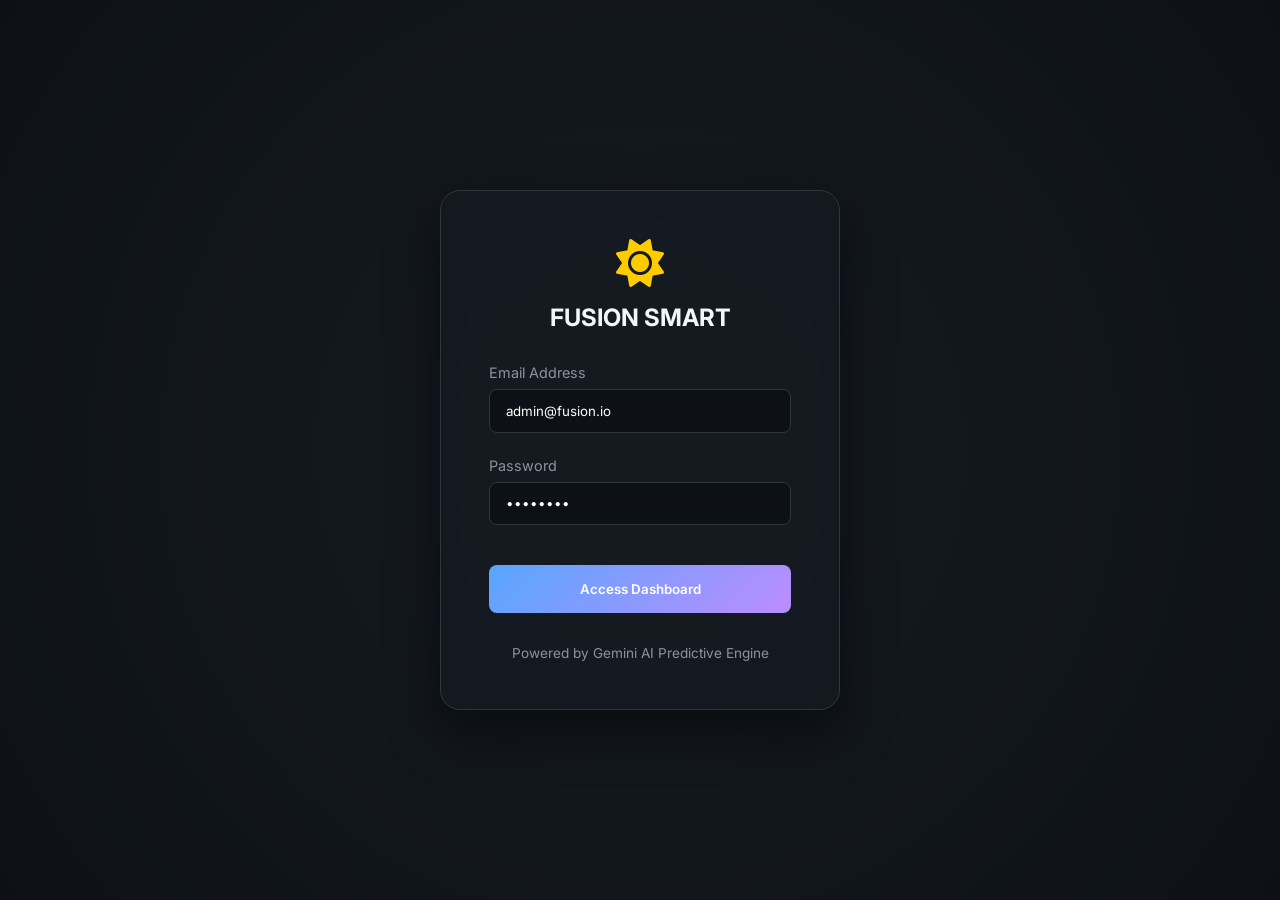
<file: index.html>
<!DOCTYPE html>
<html lang="en">

<head>
    <meta charset="UTF-8">
    <meta name="viewport" content="width=device-width, initial-scale=1.0">
    <title>Login | Solar Monitor AI</title>
    <link rel="stylesheet" href="index.css">
    <link rel="stylesheet" href="https://cdnjs.cloudflare.com/ajax/libs/font-awesome/6.4.0/css/all.min.css">
    <style>
        body {
            display: flex;
            align-items: center;
            justify-content: center;
            height: 100vh;
            background: radial-gradient(circle at center, #161b22 0%, #0d1117 100%);
        }

        .login-card {
            background: var(--card-bg);
            border: 1px solid var(--border-color);
            padding: 3rem;
            border-radius: 20px;
            width: 100%;
            max-width: 400px;
            text-align: center;
            backdrop-filter: blur(10px);
            box-shadow: 0 20px 50px rgba(0, 0, 0, 0.5);
            animation: fadeIn 0.8s ease;
        }

        .login-logo {
            font-size: 3rem;
            color: #ffcc00;
            margin-bottom: 1rem;
        }

        .login-title {
            font-size: 1.5rem;
            margin-bottom: 2rem;
            font-weight: 700;
        }

        .input-group {
            text-align: left;
            margin-bottom: 1.5rem;
        }

        .input-group label {
            display: block;
            margin-bottom: 0.5rem;
            color: var(--text-secondary);
            font-size: 0.9rem;
        }

        .input-group input {
            width: 100%;
            background: var(--bg-color);
            border: 1px solid var(--border-color);
            padding: 0.8rem 1rem;
            border-radius: 8px;
            color: white;
            outline: none;
            transition: border-color 0.3s;
        }

        .input-group input:focus {
            border-color: var(--accent-color);
        }

        .login-btn {
            width: 100%;
            background: linear-gradient(135deg, var(--accent-color), var(--purple));
            color: white;
            border: none;
            padding: 1rem;
            border-radius: 8px;
            font-weight: 600;
            cursor: pointer;
            transition: transform 0.2s, opacity 0.2s;
            margin-top: 1rem;
        }

        .login-btn:hover {
            opacity: 0.9;
            transform: scale(1.02);
        }

        .login-footer {
            margin-top: 2rem;
            color: var(--text-secondary);
            font-size: 0.85rem;
        }
    </style>
</head>

<body>
    <div class="login-card">
        <i class="fas fa-sun login-logo"></i>
        <h2 class="login-title">FUSION SMART</h2>
        <form id="loginForm">
            <div class="input-group">
                <label>Email Address</label>
                <input type="email" placeholder="admin@fusion.io" value="admin@fusion.io">
            </div>
            <div class="input-group">
                <label>Password</label>
                <input type="password" placeholder="••••••••" value="admin123">
            </div>
            <button type="submit" class="login-btn">Access Dashboard</button>
        </form>
        <div class="login-footer">
            Powered by Gemini AI Predictive Engine
        </div>
    </div>

    <script>
        document.getElementById('loginForm').addEventListener('submit', (e) => {
            e.preventDefault();
            // In a real app, validate here. For now, just redirect.
            window.location.href = 'dashboard.html';
        });
    </script>
</body>

</html>
</file>
<file: index.css>
@import url('https://fonts.googleapis.com/css2?family=Inter:wght@300;400;500;600;700&display=swap');

:root {
    --bg-color: #0d1117;
    --card-bg: rgba(22, 27, 34, 0.8);
    --sidebar-bg: #161b22;
    --accent-color: #58a6ff;
    --text-primary: #f0f6fc;
    --text-secondary: #8b949e;
    --border-color: #30363d;
    --success-color: #3fb950;
    --warning-color: #d29922;
    --danger-color: #f85149;
    --purple: #bc8cff;
    --cyan: #39c5cf;
    --glass-bg: rgba(255, 255, 255, 0.03);
    --glass-border: rgba(255, 255, 255, 0.08);
}

* {
    margin: 0;
    padding: 0;
    box-sizing: border-box;
    font-family: 'Inter', sans-serif;
}

body {
    background: radial-gradient(circle at top right, #1a1f2e, #0d1117);
    color: var(--text-primary);
    display: flex;
    min-height: 100vh;
    overflow-x: hidden;
}

/* Sidebar */
.sidebar {
    width: 260px;
    background-color: var(--sidebar-bg);
    border-right: 1px solid var(--border-color);
    display: flex;
    flex-direction: column;
    padding: 2rem 1rem;
    position: fixed;
    height: 100vh;
    z-index: 100;
}

.logo-container {
    display: flex;
    align-items: center;
    gap: 12px;
    margin-bottom: 3rem;
    padding: 0 1rem;
}

.logo-container h2 {
    font-size: 1.5rem;
    font-weight: 700;
    background: linear-gradient(135deg, var(--accent-color), var(--purple));
    -webkit-background-clip: text;
    -webkit-text-fill-color: transparent;
    letter-spacing: -0.5px;
}

.nav-links {
    list-style: none;
    flex-grow: 1;
}

.nav-item {
    margin-bottom: 0.5rem;
}

.nav-link {
    display: flex;
    align-items: center;
    gap: 12px;
    padding: 0.8rem 1rem;
    color: var(--text-secondary);
    text-decoration: none;
    border-radius: 8px;
    transition: all 0.3s ease;
}

.nav-link:hover,
.nav-link.active {
    background-color: var(--glass-bg);
    color: var(--text-primary);
}

.nav-link.active {
    background: rgba(88, 166, 255, 0.1);
    color: var(--accent-color);
    border-right: 3px solid var(--accent-color);
}

/* Main Content */
.main-content {
    margin-left: 260px;
    flex: 1;
    padding: 2.5rem;
    display: flex;
    flex-direction: column;
    gap: 2rem;
    max-width: 1600px;
}

header {
    display: flex;
    justify-content: space-between;
    align-items: center;
}

header h1 {
    font-size: 2rem;
    font-weight: 700;
    letter-spacing: -1px;
}

.header-actions {
    display: flex;
    align-items: center;
    gap: 1rem;
}

.date-pill {
    background: var(--glass-bg);
    border: 1px solid var(--border-color);
    padding: 0.6rem 1.2rem;
    border-radius: 20px;
    font-size: 0.85rem;
    font-weight: 500;
    color: var(--text-secondary);
}

/* Dashboard Grid */
.dashboard-grid {
    display: grid;
    grid-template-columns: repeat(4, 1fr);
    gap: 1.5rem;
}

.card {
    background: var(--card-bg);
    border: 1px solid var(--border-color);
    border-radius: 18px;
    padding: 1.5rem;
    position: relative;
    overflow: hidden;
    backdrop-filter: blur(10px);
    transition: all 0.3s cubic-bezier(0.4, 0, 0.2, 1);
}

.card:hover {
    transform: translateY(-5px);
    border-color: var(--glass-border);
    background: rgba(33, 38, 45, 0.9);
}

.card-header {
    display: flex;
    justify-content: space-between;
    margin-bottom: 1rem;
}

.card-title {
    color: var(--text-secondary);
    font-size: 0.8rem;
    font-weight: 600;
    text-transform: uppercase;
    letter-spacing: 1px;
}

.card-value {
    font-size: 2.2rem;
    font-weight: 800;
    margin-bottom: 0.5rem;
}

.card-unit {
    font-size: 1rem;
    color: var(--text-secondary);
    font-weight: 400;
}

.status-indicator {
    display: flex;
    align-items: center;
    gap: 6px;
    font-size: 0.8rem;
    font-weight: 500;
}

.status-up {
    color: var(--success-color);
}

.status-down {
    color: var(--danger-color);
}

/* Charts Area */
.charts-container {
    display: grid;
    grid-template-columns: 2fr 1fr;
    gap: 1.5rem;
}

.chart-card {
    min-height: 400px;
}

/* Gemini Analysis Card */
.gemini-analysis {
    grid-column: span 2;
    background: linear-gradient(135deg, rgba(88, 166, 255, 0.05) 0%, rgba(188, 140, 255, 0.05) 100%);
    border: 1px solid rgba(88, 166, 255, 0.2);
    position: relative;
}

.gemini-analysis::after {
    content: '';
    position: absolute;
    inset: 0;
    background: radial-gradient(circle at top right, rgba(88, 166, 255, 0.1), transparent);
    pointer-events: none;
}

.gemini-header {
    display: flex;
    align-items: center;
    gap: 12px;
    margin-bottom: 2rem;
}

.gemini-logo {
    width: 32px;
    height: 32px;
}

.analysis-content {
    display: grid;
    grid-template-columns: repeat(3, 1fr);
    gap: 2rem;
}

.analysis-item {
    background: rgba(255, 255, 255, 0.02);
    padding: 1.5rem;
    border-radius: 14px;
    border: 1px solid var(--border-color);
}

.analysis-item h4 {
    color: var(--accent-color);
    margin-bottom: 0.8rem;
    font-size: 1rem;
    display: flex;
    align-items: center;
    gap: 8px;
}

.analysis-item p {
    font-size: 0.9rem;
    line-height: 1.7;
    color: var(--text-secondary);
}

/* Detailed Report Section */
.report-section {
    grid-column: span 2;
    margin-top: 1rem;
}

.report-header {
    display: flex;
    justify-content: space-between;
    align-items: center;
    margin-bottom: 1.5rem;
}

.report-grid {
    display: grid;
    grid-template-columns: repeat(4, 1fr);
    gap: 1.5rem;
}

.stat-box {
    background: var(--card-bg);
    padding: 1.2rem;
    border-radius: 12px;
    border: 1px solid var(--border-color);
}

.stat-box .label {
    font-size: 0.75rem;
    color: var(--text-secondary);
    margin-bottom: 4px;
}

.stat-box .val {
    font-size: 1.2rem;
    font-weight: 700;
}

/* Tech Info Pill */
.tech-pill {
    padding: 4px 10px;
    border-radius: 6px;
    font-size: 0.7rem;
    font-weight: 600;
    background: rgba(88, 166, 255, 0.1);
    color: var(--accent-color);
}

/* Scrollbar */
::-webkit-scrollbar {
    width: 8px;
}

::-webkit-scrollbar-track {
    background: var(--bg-color);
}

::-webkit-scrollbar-thumb {
    background: var(--border-color);
    border-radius: 4px;
}

@media (max-width: 1200px) {
    .dashboard-grid {
        grid-template-columns: repeat(2, 1fr);
    }

    .charts-container {
        grid-template-columns: 1fr;
    }

    .analysis-content {
        grid-template-columns: 1fr;
    }
}
</file>
